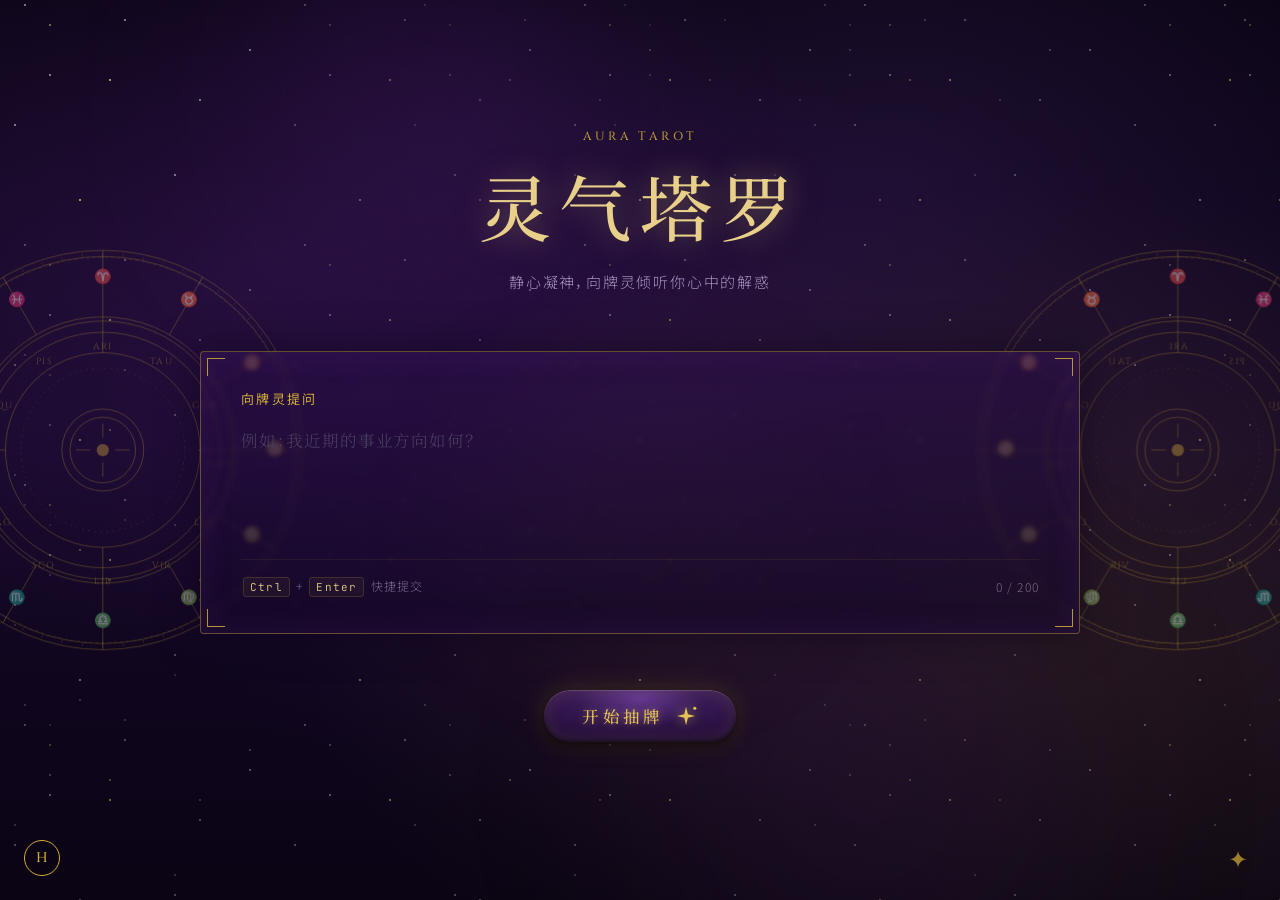
<file: index.html>
<!DOCTYPE html>
<html lang="zh-CN">
<head>
  <meta charset="UTF-8" />
  <meta name="viewport" content="width=device-width, initial-scale=1.0" />
  <title>灵气塔罗 · Aura Tarot</title>
  <meta name="description" content="灵气塔罗 — 静心凝神，向牌灵倾听你心中的解惑。" />

  <!-- Fonts -->
  <link rel="preconnect" href="https://fonts.googleapis.com" />
  <link rel="preconnect" href="https://fonts.gstatic.com" crossorigin />
  <link
    href="https://fonts.googleapis.com/css2?family=Cinzel:wght@400;500;600&family=Noto+Sans+SC:wght@300;400;500&family=Noto+Serif+SC:wght@400;500;600;700&family=JetBrains+Mono:wght@400;500&display=swap"
    rel="stylesheet"
  />

  <link rel="stylesheet" href="css/styles.css" />
</head>
<body data-page="question">

  <div id="zodiac-slot"></div>

  <main class="stage">
    <div class="container">

      <div class="rise-in">
        <span class="eyebrow">Aura Tarot</span>
        <h1 class="title-cjk">灵气塔罗</h1>
        <p class="subtitle">静心凝神，向牌灵倾听你心中的解惑</p>
      </div>

      <form class="panel rise-in-2" id="q-panel" autocomplete="off" onsubmit="return false;">
        <span class="corner-tr"></span>
        <span class="corner-bl"></span>

        <div class="panel-label">向牌灵提问</div>
        <textarea
          id="question"
          class="question-input"
          rows="3"
          maxlength="200"
          placeholder="例如：我近期的事业方向如何？"
          aria-label="你的问题"
        ></textarea>

        <div class="panel-foot">
          <span><kbd>Ctrl</kbd> + <kbd>Enter</kbd> 快捷提交</span>
          <span id="counter">0 / 200</span>
        </div>
      </form>

      <div class="rise-in-3" style="text-align:center;">
        <button id="submit" class="btn-mystic" type="button">
          开始抽牌<svg class="btn-sparkle" viewBox="0 0 24 24" aria-hidden="true">
            <path d="M11 2 L13 10 L21 12 L13 14 L11 22 L9 14 L1 12 L9 10 Z" fill="currentColor"/>
            <circle cx="20.5" cy="3.5" r="1.7" fill="currentColor"/>
          </svg>
        </button>
      </div>

    </div>
  </main>

  <script src="js/cards.js"></script>
  <script src="js/store.js"></script>
  <script src="js/chrome.js"></script>
  <script src="js/app.js"></script>
</body>
</html>
</file>
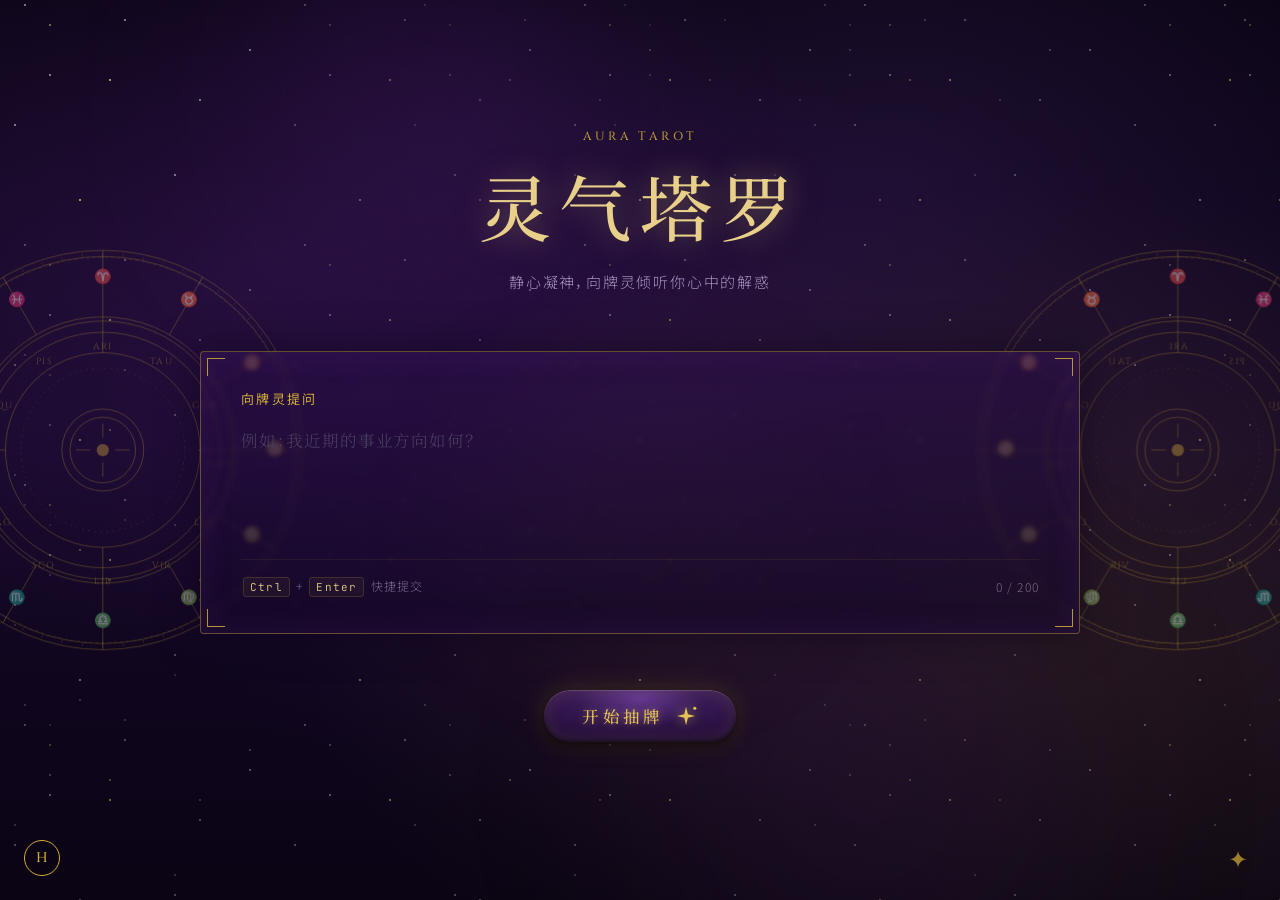
<file: reading.html>
<!DOCTYPE html>
<html lang="zh-CN">
<head>
  <meta charset="UTF-8" />
  <meta name="viewport" content="width=device-width, initial-scale=1.0" />
  <title>解读 · 灵气塔罗</title>
  <meta name="description" content="灵气塔罗 — 静心凝神，向牌灵倾听你心中的解惑。" />

  <link rel="preconnect" href="https://fonts.googleapis.com" />
  <link rel="preconnect" href="https://fonts.gstatic.com" crossorigin />
  <link
    href="https://fonts.googleapis.com/css2?family=Cinzel:wght@400;500;600&family=Noto+Sans+SC:wght@300;400;500&family=Noto+Serif+SC:wght@400;500;600;700&family=JetBrains+Mono:wght@400;500&display=swap"
    rel="stylesheet"
  />

  <link rel="stylesheet" href="css/styles.css" />
  <script src="js/config.js"></script>
</head>
<body data-page="reading">

  <div id="zodiac-slot"></div>

  <main class="stage stage--top">
    <div class="container">

      <header class="rise-in" style="text-align:center; margin-bottom: 28px;">
        <h1 class="section-title" style="margin-bottom:10px;">解读</h1>
        <p class="reading-question">
          你的问题：<strong id="q-echo">…</strong>
        </p>
      </header>

      <section class="spread rise-in-2" id="spread"></section>

      <section class="panel interpretation rise-in-3">
        <span class="corner-tr"></span>
        <span class="corner-bl"></span>
        <div class="interpretation-head">
          <span class="gap"></span>
          <span>灵谕</span>
          <span class="gap"></span>
        </div>
        <div class="interpretation-body" id="interpretation">

          <!-- AI reading — populated by DeepSeek -->
          <div id="ai-reading">
            <p class="lede ai-lede" id="ai-opening"></p>
            <div class="reading-block rise-in" style="animation-delay:0.1s">
              <div class="reading-block-head">
                <span class="reading-position">过去</span>
              </div>
              <p class="reading-body" id="ai-past"></p>
            </div>
            <div class="reading-block rise-in" style="animation-delay:0.25s">
              <div class="reading-block-head">
                <span class="reading-position">现在</span>
              </div>
              <p class="reading-body" id="ai-present"></p>
            </div>
            <div class="reading-block rise-in" style="animation-delay:0.4s">
              <div class="reading-block-head">
                <span class="reading-position">未来</span>
              </div>
              <p class="reading-body" id="ai-future"></p>
            </div>
            <div class="reading-synthesis rise-in" style="animation-delay:0.6s">
              <div class="synthesis-head">灵 · 综</div>
              <p class="synthesis-body" id="ai-synthesis-body"></p>
            </div>
            <p class="reading-whisper rise-in" style="animation-delay:0.8s">—— 牌灵低语：<span id="ai-whisper"></span></p>
            <p class="ai-source" id="ai-source"></p>
          </div>

        </div>
      </section>

      <div class="rise-in-4" style="text-align:center; margin-top: 24px;">
        <button id="redraw" class="btn-mystic" type="button">
          重新占卜<svg class="btn-sparkle" viewBox="0 0 24 24" aria-hidden="true">
            <path d="M11 2 L13 10 L21 12 L13 14 L11 22 L9 14 L1 12 L9 10 Z" fill="currentColor"/>
            <circle cx="20.5" cy="3.5" r="1.7" fill="currentColor"/>
          </svg>
        </button>
      </div>

    </div>
  </main>

  <script src="js/cards.js"></script>
  <script src="js/prompt.js"></script>
  <script src="js/store.js"></script>
  <script src="js/chrome.js"></script>
  <script src="js/app.js"></script>
</body>
</html>
</file>
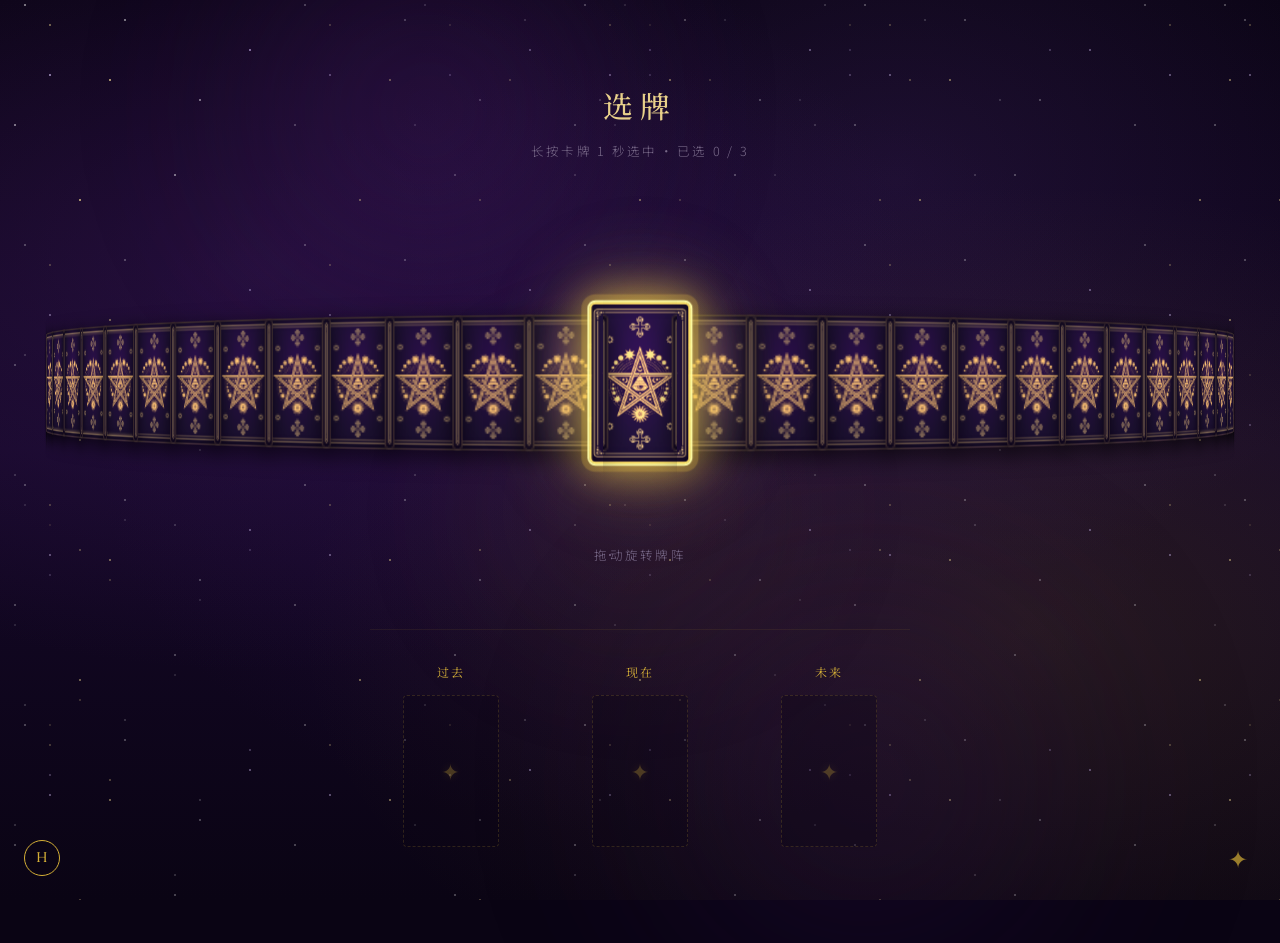
<file: select.html>
<!DOCTYPE html>
<html lang="zh-CN">
<head>
  <meta charset="UTF-8" />
  <meta name="viewport" content="width=device-width, initial-scale=1.0" />
  <title>选牌 · 灵气塔罗</title>
  <meta name="description" content="灵气塔罗 — 静心凝神，向牌灵倾听你心中的解惑。" />

  <link rel="preconnect" href="https://fonts.googleapis.com" />
  <link rel="preconnect" href="https://fonts.gstatic.com" crossorigin />
  <link
    href="https://fonts.googleapis.com/css2?family=Cinzel:wght@400;500;600&family=Noto+Sans+SC:wght@300;400;500&family=Noto+Serif+SC:wght@400;500;600;700&family=JetBrains+Mono:wght@400;500&display=swap"
    rel="stylesheet"
  />

  <link rel="stylesheet" href="css/styles.css" />
</head>
<body data-page="select">

  <div id="zodiac-slot"></div>

  <main class="stage stage--top">
    <div class="container">

      <header class="rise-in" style="text-align:center; margin-bottom: 32px;">
        <h1 class="section-title" style="margin-bottom:8px;">选牌</h1>
        <p class="section-hint" style="margin-bottom:0;">
          长按卡牌 1 秒选中 · <span id="progress">已选 0 / 3</span>
        </p>
      </header>

      <div class="arc rise-in-2" id="arc">
        <div class="ring" id="ring"></div>
        <div class="ring-hint">拖动旋转牌阵</div>
      </div>

      <div class="slots rise-in-3">
        <div class="slot">
          <div class="slot-label">过去</div>
          <div class="slot-frame" data-pos="0"></div>
        </div>
        <div class="slot">
          <div class="slot-label">现在</div>
          <div class="slot-frame" data-pos="1"></div>
        </div>
        <div class="slot">
          <div class="slot-label">未来</div>
          <div class="slot-frame" data-pos="2"></div>
        </div>
      </div>

    </div>
  </main>

  <script src="js/cards.js"></script>
  <script src="js/store.js"></script>
  <script src="js/chrome.js"></script>
  <script src="js/app.js"></script>
</body>
</html>
</file>
<file: css/styles.css>
/* ============================================
   灵气塔罗 · Aura Tarot — Design System
   Cosmic / Mystical / Antique Gold aesthetic
   ============================================ */

:root {
  /* Cosmic palette */
  --void: #0A0414;
  --cosmic: #150828;
  --nebula-1: #2B0F4A;
  --nebula-2: #4A1E6E;
  --amethyst: #3A1E5C;
  --amethyst-light: #4E2D75;
  --amethyst-glow: rgba(74, 30, 110, 0.45);

  /* Gold palette */
  --gold-deep: #8B6F1F;
  --gold: #D4AF37;
  --gold-bright: #E5C158;
  --gold-light: #E8D08A;
  --gold-pale: #F5E6B8;

  /* Text */
  --text-primary: #E8D08A;
  --text-secondary: #B8A4D4;
  --text-muted: #7A6B8A;
  --text-dim: #4A4060;

  /* Borders */
  --border-gold: rgba(212, 175, 55, 0.4);
  --border-gold-soft: rgba(212, 175, 55, 0.18);
  --border-gold-faint: rgba(212, 175, 55, 0.08);

  /* Glows */
  --glow-gold: 0 0 24px rgba(212, 175, 55, 0.35);
  --glow-gold-strong: 0 0 36px rgba(212, 175, 55, 0.55);
  --glow-amethyst: 0 0 32px rgba(74, 30, 110, 0.6);

  /* Type */
  --font-display: 'Cinzel', 'Trajan Pro', 'Cormorant Garamond', 'Noto Serif SC', 'Songti SC', 'STSong', SimSun, serif;
  --font-serif: 'Noto Serif SC', 'Songti SC', 'STSong', 'STSongti-SC-Regular', SimSun, 'Times New Roman', serif;
  --font-sans: 'Noto Sans SC', 'PingFang SC', 'Hiragino Sans GB', 'Microsoft YaHei', '微软雅黑', system-ui, -apple-system, sans-serif;
  --font-mono: 'JetBrains Mono', 'SF Mono', 'Cascadia Code', Consolas, 'Courier New', monospace;

  /* Tracking tokens — CJK + Latin hybrid; values lean conservative for
     Chinese, where heavy tracking breaks character spacing. */
  --tracking-cjk: 0.06em;
  --tracking-cjk-loose: 0.12em;
  --tracking-latin: 0.18em;
  --tracking-latin-wide: 0.28em;

  /* Motion */
  --ease: cubic-bezier(0.22, 1, 0.36, 1);
}

/* ============================================
   Reset
   ============================================ */
*, *::before, *::after { box-sizing: border-box; margin: 0; padding: 0; }
html, body { height: 100%; }
body {
  font-family: var(--font-sans);
  font-weight: 300;
  color: var(--text-secondary);
  background: var(--void);
  line-height: 1.72;
  letter-spacing: 0.01em;
  overflow-x: hidden;
  -webkit-font-smoothing: antialiased;
  -moz-osx-font-smoothing: grayscale;
  text-rendering: optimizeLegibility;
  font-kerning: normal;
  font-feature-settings: "kern" 1, "liga" 1, "calt" 1, "palt" 1;
}
button { font: inherit; color: inherit; background: none; border: 0; cursor: pointer; }
textarea, input { font: inherit; color: inherit; background: none; border: 0; outline: 0; }
a { color: inherit; text-decoration: none; }

/* ============================================
   Cosmic backdrop
   ============================================ */
.cosmos {
  position: fixed;
  inset: 0;
  z-index: -2;
  background:
    radial-gradient(ellipse at 20% 30%, rgba(74, 30, 110, 0.35) 0%, transparent 45%),
    radial-gradient(ellipse at 80% 70%, rgba(139, 111, 31, 0.18) 0%, transparent 50%),
    radial-gradient(ellipse at 50% 50%, rgba(43, 15, 74, 0.4) 0%, transparent 60%),
    radial-gradient(ellipse at 70% 20%, rgba(78, 45, 117, 0.25) 0%, transparent 40%),
    linear-gradient(180deg, #0A0414 0%, #150828 50%, #0A0414 100%);
}

/* Star field — three layers for depth */
.stars {
  position: fixed;
  inset: 0;
  z-index: -1;
  pointer-events: none;
  background-image:
    radial-gradient(1px 1px at 25px 5px, #fff, transparent),
    radial-gradient(1px 1px at 50px 25px, #E8D08A, transparent),
    radial-gradient(1px 1px at 125px 20px, #fff, transparent),
    radial-gradient(1.5px 1.5px at 50px 75px, #B8A4D4, transparent),
    radial-gradient(1px 1px at 15px 125px, #fff, transparent),
    radial-gradient(1.5px 1.5px at 110px 80px, #E8D08A, transparent),
    radial-gradient(1px 1px at 200px 100px, #fff, transparent),
    radial-gradient(1.5px 1.5px at 250px 50px, #B8A4D4, transparent),
    radial-gradient(1px 1px at 175px 175px, #fff, transparent),
    radial-gradient(1.5px 1.5px at 80px 200px, #E8D08A, transparent);
  background-repeat: repeat;
  background-size: 280px 240px;
  opacity: 0.85;
  animation: twinkle 6s ease-in-out infinite alternate;
}
.stars-2 {
  background-size: 400px 350px;
  opacity: 0.55;
  animation-duration: 9s;
  animation-delay: -2s;
}
.stars-3 {
  background-size: 600px 500px;
  opacity: 0.4;
  animation-duration: 12s;
  animation-delay: -4s;
}
@keyframes twinkle {
  from { opacity: 0.45; }
  to { opacity: 0.9; }
}
@media (prefers-reduced-motion: reduce) {
  .stars, .stars-2, .stars-3 { animation: none; }
}

/* Nebula wisps */
.nebula {
  position: fixed;
  z-index: -1;
  pointer-events: none;
  border-radius: 50%;
  filter: blur(80px);
  opacity: 0.4;
}
.nebula--1 { top: -10%; left: 10%; width: 600px; height: 400px; background: radial-gradient(circle, #4A1E6E 0%, transparent 70%); }
.nebula--2 { bottom: -15%; right: 5%; width: 700px; height: 500px; background: radial-gradient(circle, #2B0F4A 0%, transparent 70%); opacity: 0.35; }
.nebula--3 { top: 40%; left: 30%; width: 500px; height: 300px; background: radial-gradient(circle, #8B6F1F 0%, transparent 70%); opacity: 0.12; }

/* ============================================
   Zodiac wheels — flanking decorative SVGs
   ============================================ */
.zodiac {
  position: fixed;
  top: 50%;
  width: clamp(280px, 32vw, 480px);
  height: clamp(280px, 32vw, 480px);
  transform: translateY(-50%);
  pointer-events: none;
  z-index: 0;
  opacity: 0.55;
}
.zodiac--left { left: -8%; }
.zodiac--right { right: -8%; transform: translateY(-50%) scaleX(-1); }
.zodiac svg { width: 100%; height: 100%; }
.zodiac .ring-stroke { fill: none; stroke: var(--gold); stroke-width: 0.5; }
.zodiac .ring-dashed { fill: none; stroke: var(--gold); stroke-width: 0.4; stroke-dasharray: 2 4; opacity: 0.6; }
.zodiac .glyph { fill: var(--gold); font-family: var(--font-display); font-size: 14px; text-anchor: middle; dominant-baseline: middle; opacity: 0.85; }
.zodiac .tick { stroke: var(--gold); stroke-width: 0.5; opacity: 0.5; }
.zodiac .center-mark { fill: var(--gold); opacity: 0.7; }

/* Slow counter-clockwise spin of the wheel itself; particles don't rotate */
.zodiac__wheel {
  position: absolute;
  inset: 0;
  animation: zodiac-spin 140s linear infinite;
  transform-origin: 50% 50%;
  will-change: transform;
}
.zodiac--right .zodiac__wheel {
  /* mirrored, so the visual effect is a counter-rotation */
  animation-direction: reverse;
  animation-duration: 170s;
}
@keyframes zodiac-spin {
  from { transform: rotate(0deg); }
  to   { transform: rotate(-360deg); }
}

/* Tiny glowing particles that float around the wheel */
.zodiac__particle {
  position: absolute;
  left: var(--x);
  top: var(--y);
  width: var(--s);
  height: var(--s);
  margin-left: calc(var(--s) / -2);
  margin-top: calc(var(--s) / -2);
  border-radius: 50%;
  background: radial-gradient(circle, var(--c) 0%, rgba(255, 255, 255, 0.6) 35%, transparent 75%);
  box-shadow: 0 0 var(--g) var(--c);
  opacity: 0;
  pointer-events: none;
  animation: particle-twinkle var(--d) ease-in-out infinite;
  animation-delay: var(--t);
  will-change: transform, opacity;
}
@keyframes particle-twinkle {
  0%, 100% { opacity: 0.15; transform: scale(0.6) translate(0, 0); }
  50%      { opacity: 1;    transform: scale(1.3) translate(0, -2px); }
}

@media (max-width: 900px) {
  .zodiac { width: 220px; height: 220px; opacity: 0.35; }
  .zodiac--left { left: -25%; }
  .zodiac--right { right: -25%; }
}
@media (max-width: 600px) {
  .zodiac { display: none; }
}

/* ============================================
   Layout
   ============================================ */
.stage {
  position: relative;
  min-height: 100vh;
  display: flex;
  flex-direction: column;
  align-items: center;
  justify-content: center;
  padding: 64px 24px 96px;
  z-index: 1;
}
.stage--top { justify-content: flex-start; padding-top: 80px; }

.container {
  width: 100%;
  max-width: 880px;
  margin: 0 auto;
  position: relative;
  z-index: 2;
}

/* ============================================
   Typography
   ============================================ */
.eyebrow {
  display: block;
  font-family: var(--font-display);
  font-weight: 500;
  font-size: 12px;
  letter-spacing: var(--tracking-latin-wide);
  text-transform: uppercase;
  color: var(--gold);
  text-align: center;
  opacity: 0.85;
  font-feature-settings: "smcp" 1, "c2sc" 1;
}
.title-cjk {
  display: block;
  text-align: center;
  font-family: var(--font-serif);
  font-weight: 500;
  font-size: clamp(46px, 6.5vw, 72px);
  letter-spacing: 0.12em;
  color: var(--gold-light);
  text-shadow: 0 0 30px rgba(232, 208, 138, 0.35), 0 0 60px rgba(212, 175, 55, 0.15);
  margin: 18px 0 22px;
  line-height: 1.15;
  font-feature-settings: "palt" 1, "liga" 1;
}
.subtitle {
  text-align: center;
  font-size: 15px;
  color: var(--text-secondary);
  letter-spacing: var(--tracking-cjk-loose);
  opacity: 0.9;
  margin-bottom: 56px;
  line-height: 1.7;
}
.section-title {
  font-family: var(--font-serif);
  font-weight: 500;
  font-size: 30px;
  letter-spacing: 0.22em;
  color: var(--gold-light);
  text-align: center;
  margin-bottom: 14px;
}
.section-hint {
  font-size: 12.5px;
  letter-spacing: var(--tracking-latin);
  color: var(--text-muted);
  text-align: center;
  margin-bottom: 56px;
}

/* ============================================
   Panel — gold filigree bordered box
   ============================================ */
.panel {
  position: relative;
  padding: 36px 40px;
  background:
    linear-gradient(180deg, rgba(43, 15, 74, 0.55) 0%, rgba(21, 8, 40, 0.7) 100%);
  border: 1px solid var(--border-gold);
  border-radius: 4px;
  box-shadow:
    inset 0 0 30px rgba(74, 30, 110, 0.3),
    0 0 40px rgba(10, 4, 20, 0.5);
  backdrop-filter: blur(2px);
}
.panel::before,
.panel::after {
  content: '';
  position: absolute;
  width: 18px;
  height: 18px;
  border: 1px solid var(--gold);
  opacity: 0.85;
}
.panel::before { top: 6px; left: 6px; border-right: 0; border-bottom: 0; }
.panel::after { bottom: 6px; right: 6px; border-left: 0; border-top: 0; }
.panel .corner-tr,
.panel .corner-bl {
  position: absolute;
  width: 18px;
  height: 18px;
  border: 1px solid var(--gold);
  opacity: 0.85;
}
.panel .corner-tr { top: 6px; right: 6px; border-left: 0; border-bottom: 0; }
.panel .corner-bl { bottom: 6px; left: 6px; border-right: 0; border-top: 0; }

.panel-label {
  font-size: 13px;
  color: var(--gold);
  letter-spacing: var(--tracking-latin);
  margin-bottom: 14px;
  font-weight: 400;
}

/* ============================================
   Question input
   ============================================ */
.question-input {
  width: 100%;
  min-height: 110px;
  padding: 4px 0;
  font-family: var(--font-serif);
  font-size: 16.5px;
  font-weight: 500;
  line-height: 1.5;
  letter-spacing: 0.2em;
  color: var(--gold-bright);
  background: transparent;
  border: 0;
  resize: none;
  text-shadow:
    0 0 4px rgba(212, 175, 55, 0.35),
    0 0 10px rgba(229, 193, 88, 0.22);
}
.question-input::placeholder {
  color: var(--text-dim);
  text-shadow: none;
  letter-spacing: 0.05em;
  font-weight: 300;
}
.question-input:focus { outline: 0; }
.panel-foot {
  display: flex;
  align-items: center;
  justify-content: space-between;
  margin-top: 18px;
  padding-top: 16px;
  border-top: 1px solid var(--border-gold-faint);
  font-size: 12px;
  color: var(--text-muted);
  letter-spacing: 0.1em;
}
.panel-foot kbd {
  font-family: var(--font-mono);
  font-size: 11px;
  padding: 2px 6px;
  border: 1px solid var(--border-gold-soft);
  border-radius: 3px;
  color: var(--gold-light);
  background: rgba(212, 175, 55, 0.05);
  margin: 0 2px;
}

/* ============================================
   Buttons
   ============================================ */
.btn-mystic {
  display: inline-flex;
  align-items: center;
  justify-content: center;
  position: relative;
  min-width: 180px;
  min-height: 52px;
  padding: 14px 38px;
  font-family: var(--font-serif);
  font-weight: 500;
  font-size: 16.5px;
  line-height: 1;
  letter-spacing: 0.2em;
  color: var(--gold-bright);
  background:
    radial-gradient(ellipse at 50% 18%, rgba(140, 80, 200, 0.55) 0%, rgba(74, 30, 110, 0.35) 45%, rgba(43, 15, 74, 0.6) 100%),
    linear-gradient(180deg, rgba(58, 30, 92, 0.85) 0%, rgba(20, 10, 35, 0.95) 100%);
  border: 0;
  border-radius: 999px;
  cursor: pointer;
  transition: all 0.35s var(--ease);
  box-shadow:
    inset 0 1px 1px rgba(255, 255, 255, 0.18),
    inset 0 -2px 4px rgba(0, 0, 0, 0.45),
    inset 0 0 18px rgba(212, 175, 55, 0.15),
    0 2px 4px rgba(0, 0, 0, 0.35),
    0 6px 18px rgba(0, 0, 0, 0.45),
    0 0 26px rgba(212, 175, 55, 0.22);
  margin-top: 56px;
  text-shadow: 0 0 8px rgba(229, 193, 88, 0.45);
  vertical-align: middle;
}
.btn-mystic::before,
.btn-mystic::after { display: none; }
.btn-mystic:hover {
  color: var(--gold-pale);
  background:
    radial-gradient(ellipse at 50% 18%, rgba(170, 110, 230, 0.65) 0%, rgba(95, 40, 140, 0.45) 45%, rgba(53, 20, 90, 0.7) 100%),
    linear-gradient(180deg, rgba(80, 40, 130, 0.9) 0%, rgba(28, 14, 48, 0.98) 100%);
  box-shadow:
    inset 0 1px 1px rgba(255, 255, 255, 0.28),
    inset 0 -2px 4px rgba(0, 0, 0, 0.45),
    inset 0 0 24px rgba(212, 175, 55, 0.22),
    0 4px 8px rgba(0, 0, 0, 0.4),
    0 10px 24px rgba(0, 0, 0, 0.5),
    0 0 36px rgba(212, 175, 55, 0.4);
  transform: translateY(-2px);
}
.btn-mystic:active {
  transform: translateY(1px);
  box-shadow:
    inset 0 2px 4px rgba(0, 0, 0, 0.55),
    inset 0 0 10px rgba(212, 175, 55, 0.18),
    0 1px 2px rgba(0, 0, 0, 0.4),
    0 0 14px rgba(212, 175, 55, 0.25);
}
.btn-mystic:disabled { opacity: 0.4; cursor: not-allowed; }
.btn-mystic:disabled:hover { transform: none; box-shadow:
  inset 0 1px 1px rgba(255, 255, 255, 0.18),
  inset 0 -2px 4px rgba(0, 0, 0, 0.45),
  inset 0 0 18px rgba(212, 175, 55, 0.15),
  0 2px 4px rgba(0, 0, 0, 0.35),
  0 6px 18px rgba(0, 0, 0, 0.45),
  0 0 26px rgba(212, 175, 55, 0.22);
}
.btn-mystic .btn-sparkle {
  width: 22px;
  height: 22px;
  margin-left: 12px;
  color: var(--gold-bright);
  flex: 0 0 auto;
  align-self: center;
  filter: drop-shadow(0 0 6px rgba(229, 193, 88, 0.6));
  animation: btn-sparkle-twinkle 2.4s ease-in-out infinite;
}
@keyframes btn-sparkle-twinkle {
  0%, 100% { opacity: 0.6; transform: scale(0.94) rotate(0deg); }
  50% { opacity: 1; transform: scale(1.1) rotate(18deg); }
}

.btn-mark {
  position: fixed;
  left: 24px;
  bottom: 24px;
  width: 36px;
  height: 36px;
  display: inline-flex;
  align-items: center;
  justify-content: center;
  font-family: var(--font-display);
  font-weight: 500;
  font-size: 14px;
  color: var(--gold);
  border: 1px solid var(--gold);
  border-radius: 50%;
  background: rgba(10, 4, 20, 0.4);
  letter-spacing: 0;
  z-index: 10;
  transition: all 0.3s var(--ease);
}
.btn-mark:hover {
  color: var(--gold-pale);
  background: rgba(212, 175, 55, 0.12);
  box-shadow: var(--glow-gold);
}

.btn-spark {
  position: fixed;
  right: 24px;
  bottom: 24px;
  width: 36px;
  height: 36px;
  display: inline-flex;
  align-items: center;
  justify-content: center;
  color: var(--gold);
  font-size: 24px;
  line-height: 1;
  z-index: 10;
  opacity: 0.7;
  transition: all 0.3s var(--ease);
}
.btn-spark:hover { opacity: 1; transform: rotate(90deg); }

/* ============================================
   Card selection — 3D ring of 78 cards
   The .arc element holds a CSS perspective. The .ring inside
   it rotates on the Y axis; each .deck-card is positioned
   around the ring via rotateY(...) translateZ(radius).
   ============================================ */

/* Hide the side zodiac wheels on the select page only */
body[data-page="select"] #zodiac-slot { display: none; }

.arc {
  position: relative;
  width: 100%;
  max-width: 1100px;
  height: 380px;
  margin: 0 auto 56px;
  perspective: 1300px;
  perspective-origin: 50% 50%;
  cursor: grab;
  user-select: none;
  touch-action: none;
}
.arc:active { cursor: grabbing; }

.ring {
  position: absolute;
  inset: 0;
  transform-style: preserve-3d;
  transform: rotateY(0deg);
  will-change: transform;
}

.ring-hint {
  position: absolute;
  left: 50%;
  bottom: 8px;
  transform: translateX(-50%);
  font-size: 12.5px;
  letter-spacing: var(--tracking-latin);
  color: var(--text-muted);
  pointer-events: none;
}

/* Single card on the ring */
.deck-card {
  position: absolute;
  left: 50%;
  top: 50%;
  width: 50px;
  height: 80px;
  margin-left: -25px;
  margin-top: -40px;
  transform-style: preserve-3d;
  transition: filter 0.35s var(--ease);
  --ring-radius: 540px;
}
.deck-card .face {
  position: absolute;
  inset: 0;
  border-radius: 3px;
  background:
    radial-gradient(ellipse at 50% 35%, #2B0F4A 0%, #1A0F2E 65%, #150828 100%);
  border: 1px solid rgba(212, 175, 55, 0.18);
  box-shadow:
    inset 0 0 6px rgba(0, 0, 0, 0.55),
    0 4px 14px rgba(0, 0, 0, 0.55);
  overflow: hidden;
  transition: border-color 0.4s var(--ease), box-shadow 0.4s var(--ease);
}
.deck-card .face svg {
  display: block;
  width: 100%;
  height: 100%;
}

/* Card back image (replaces the inline SVG) */
.deck-card .face .card-back-img,
.flying-card .card-back-img {
  display: block;
  width: 100%;
  height: 100%;
  object-fit: cover;
  border-radius: inherit;
  pointer-events: none;
  user-select: none;
  -webkit-user-drag: none;
}
.deck-card .face svg .filigree {
  fill: none;
  stroke: var(--gold);
  stroke-width: 0.5;
  opacity: 0.92;
}
.deck-card .face svg .filigree-fill {
  fill: var(--gold);
  opacity: 0.95;
}
.deck-card .face svg .frame-soft {
  fill: none;
  stroke: var(--gold);
  stroke-width: 0.3;
  opacity: 0.7;
  stroke-dasharray: 0.8 0.8;
}

/* Focused (front-facing) card */
.deck-card.is-focused {
  filter: brightness(1.22) drop-shadow(0 0 12px rgba(212, 175, 55, 0.55));
}
.deck-card.is-focused .face {
  border-color: var(--gold-bright);
  box-shadow:
    inset 0 0 6px rgba(0, 0, 0, 0.55),
    0 0 0 1px var(--gold-light),
    0 0 0 4px rgba(212, 175, 55, 0.22),
    0 0 24px rgba(212, 175, 55, 0.45),
    0 0 48px rgba(232, 208, 138, 0.28);
  transform: scale(1.18);
}

/* Long-press: golden border that fills around the card as you hold */
.deck-card.is-pressing .face {
  position: relative;
}
.deck-card.is-pressing .face::before {
  content: '';
  position: absolute;
  inset: -2px;
  border-radius: 3px;
  border: 2px solid var(--gold-bright);
  pointer-events: none;
  clip-path: inset(0 100% 0 0);
  animation: pressFill 1s linear forwards;
  box-shadow: 0 0 18px rgba(232, 208, 138, 0.6);
}
@keyframes pressFill {
  from { clip-path: inset(0 100% 0 0); }
  to   { clip-path: inset(0 0 0 0); }
}

/* Picked (already-selected) card */
.deck-card.is-picked {
  filter: brightness(0.32) saturate(0.4);
  cursor: not-allowed;
  pointer-events: none;
  opacity: 0.3;
}

/* Flying card clone used during the slot animation */
.flying-card {
  position: fixed;
  pointer-events: none;
  will-change: transform;
  transform-style: preserve-3d;
  border-radius: 3px;
  background: radial-gradient(ellipse at 50% 35%, #2B0F4A 0%, #1A0F2E 65%, #150828 100%);
  border: 1px solid var(--gold);
  box-shadow: 0 0 24px rgba(212, 175, 55, 0.5);
  overflow: hidden;
  display: flex;
  align-items: center;
  justify-content: center;
}
.flying-card svg { width: 100%; height: 100%; display: block; }

/* Slots row */
.slots {
  display: grid;
  grid-template-columns: repeat(3, 1fr);
  gap: 28px;
  max-width: 540px;
  margin: 0 auto;
  padding-top: 32px;
  border-top: 1px solid var(--border-gold-faint);
}
.slot {
  text-align: center;
  display: flex;
  flex-direction: column;
  align-items: center;
  gap: 12px;
}
.slot-label {
  font-size: 12px;
  letter-spacing: var(--tracking-latin);
  color: var(--gold);
  font-weight: 400;
  font-family: var(--font-serif);
}
.slot-frame {
  width: 96px;
  height: 152px;
  border: 1px dashed var(--border-gold-soft);
  border-radius: 4px;
  display: flex;
  align-items: center;
  justify-content: center;
  background: rgba(10, 4, 20, 0.3);
  position: relative;
  transition: all 0.5s var(--ease);
  overflow: hidden;
}
.slot-frame::before {
  content: '✦';
  font-size: 22px;
  color: var(--gold);
  opacity: 0.3;
  text-shadow: 0 0 8px rgba(212, 175, 55, 0.4);
}
.slot-frame.is-filled {
  border-style: solid;
  border-color: var(--gold);
  background: linear-gradient(135deg, #2B0F4A 0%, #1A0F2E 100%);
  box-shadow: var(--glow-gold);
}
.slot-frame.is-filled::before { display: none; }
.slot-frame .placed-card {
  width: 100%;
  height: 100%;
  position: relative;
  display: flex;
  align-items: center;
  justify-content: center;
  overflow: hidden;
}
.slot-frame .placed-card img {
  width: 100%;
  height: 100%;
  object-fit: cover;
  display: block;
  border-radius: 3px;
}
.slot-frame .placed-card .img-fallback {
  position: absolute;
  inset: 0;
  display: none;
  flex-direction: column;
  align-items: center;
  justify-content: center;
  gap: 4px;
  text-align: center;
  padding: 8px;
  background: linear-gradient(135deg, #2B0F4A 0%, #1A0F2E 100%);
}
.slot-frame .placed-card .img-fallback .glyph {
  font-size: 28px;
  color: var(--gold);
  line-height: 1;
}
.slot-frame .placed-card .img-fallback .name {
  font-family: var(--font-serif);
  font-size: 11px;
  color: var(--gold-light);
  font-weight: 500;
}
.slot-frame .placed-card.is-error .img-fallback { display: flex; }
.slot-frame .placed-card.is-error img { display: none; }
.slot-frame .placed-card.is-reversed img { transform: rotate(180deg); }

@media (max-width: 720px) {
  .arc { height: 320px; perspective: 1000px; }
  .deck-card { width: 40px; height: 64px; margin-left: -20px; margin-top: -32px; --ring-radius: 380px; }
  .slots { gap: 12px; }
  .slot-frame { width: 78px; height: 124px; }
}
@media (max-width: 480px) {
  .arc { height: 280px; perspective: 800px; }
  .deck-card { width: 34px; height: 54px; margin-left: -17px; margin-top: -27px; --ring-radius: 300px; }
}

/* ============================================
   Reading page
   ============================================ */
.reading-question {
  text-align: center;
  font-size: 15px;
  color: var(--text-secondary);
  letter-spacing: 0.06em;
  margin-bottom: 48px;
}
.reading-question strong {
  color: var(--gold-light);
  font-weight: 500;
  font-style: italic;
}

.spread {
  display: grid;
  grid-template-columns: repeat(3, 1fr);
  gap: 20px;
  margin-bottom: 40px;
}
.spread-card {
  position: relative;
  background:
    linear-gradient(180deg, rgba(43, 15, 74, 0.55) 0%, rgba(21, 8, 40, 0.75) 100%);
  border: 1px solid var(--border-gold);
  border-radius: 3px;
  padding: 16px;
  display: flex;
  flex-direction: column;
  gap: 10px;
  box-shadow: inset 0 0 20px rgba(74, 30, 110, 0.3);
}
.spread-card::before, .spread-card::after,
.spread-card .corner-tl, .spread-card .corner-br {
  content: ''; position: absolute; width: 10px; height: 10px; border: 1px solid var(--gold);
}
.spread-card::before { top: 4px; left: 4px; border-right: 0; border-bottom: 0; }
.spread-card::after { bottom: 4px; right: 4px; border-left: 0; border-top: 0; }
.spread-card .corner-tl { top: 4px; right: 4px; border-left: 0; border-bottom: 0; }
.spread-card .corner-br { bottom: 4px; left: 4px; border-right: 0; border-top: 0; }

.spread-head {
  display: flex;
  justify-content: space-between;
  align-items: center;
  font-size: 12px;
  letter-spacing: var(--tracking-latin);
  color: var(--gold);
  border-bottom: 1px solid var(--border-gold-faint);
  padding-bottom: 8px;
}
.spread-position { font-weight: 500; }
.spread-orientation {
  font-size: 10px;
  padding: 2px 8px;
  border: 1px solid var(--border-gold-soft);
  border-radius: 2px;
  color: var(--gold-light);
  background: rgba(212, 175, 55, 0.06);
  letter-spacing: 0.04em;
}
.spread-body { display: flex; gap: 14px; align-items: flex-start; }
.spread-art {
  flex: 0 0 70px;
  width: 70px;
  height: 110px;
  border: 1px solid var(--border-gold);
  border-radius: 3px;
  background: linear-gradient(135deg, #2B0F4A 0%, #1A0F2E 100%);
  display: flex;
  align-items: center;
  justify-content: center;
  font-size: 28px;
  color: var(--gold);
  text-shadow: 0 0 8px rgba(212, 175, 55, 0.5);
  position: relative;
  overflow: hidden;
}
.spread-art::after {
  content: '';
  position: absolute;
  inset: 2px;
  border: 0.5px solid var(--border-gold-soft);
  border-radius: 2px;
  pointer-events: none;
}
.spread-art img {
  width: 100%;
  height: 100%;
  object-fit: cover;
  display: block;
  border-radius: 2px;
}
.spread-art .glyph-fallback {
  position: absolute;
  font-size: 28px;
  color: var(--gold);
  text-shadow: 0 0 8px rgba(212, 175, 55, 0.5);
  display: none;
}
.spread-art.is-error img { display: none; }
.spread-art.is-error .glyph-fallback { display: block; }
.spread-art.is-reversed img { transform: rotate(180deg); }
.spread-info { flex: 1; min-width: 0; }
.spread-name {
  font-family: var(--font-serif);
  font-size: 18px;
  font-weight: 500;
  color: var(--gold-light);
  letter-spacing: 0.12em;
  margin-bottom: 2px;
}
.spread-name-en {
  font-family: var(--font-display);
  font-size: 11px;
  color: var(--text-muted);
  letter-spacing: var(--tracking-latin);
  text-transform: uppercase;
  margin-bottom: 8px;
  font-feature-settings: "smcp" 1;
}
.spread-keywords {
  font-size: 13px;
  line-height: 1.75;
  color: var(--text-secondary);
  letter-spacing: 0.03em;
}

@media (max-width: 720px) {
  .spread { grid-template-columns: 1fr; }
  .spread-body { flex-direction: row; }
}

/* Interpretation box */
.interpretation {
  margin-top: 16px;
}
.interpretation-head {
  display: flex;
  align-items: center;
  gap: 10px;
  margin-bottom: 22px;
  font-family: var(--font-serif);
  font-size: 16.5px;
  color: var(--gold-light);
  letter-spacing: var(--tracking-latin);
}
.interpretation-head::before,
.interpretation-head::after {
  content: '✦';
  color: var(--gold);
  font-size: 13px;
  opacity: 0.85;
}
.interpretation-head .gap { flex: 1; height: 1px; background: linear-gradient(90deg, transparent, var(--border-gold), transparent); }
.interpretation-body {
  font-size: 14.5px;
  line-height: 2;
  color: var(--text-secondary);
  letter-spacing: 0.02em;
  text-align: justify;
  font-feature-settings: "palt" 1;
}
.interpretation-body p { margin-bottom: 14px; }
.interpretation-body p:last-child { margin-bottom: 0; }
.interpretation-body .lede {
  color: var(--gold-light);
  font-size: 15px;
  margin-bottom: 18px;
  padding-bottom: 14px;
  border-bottom: 1px dashed var(--border-gold-faint);
  line-height: 1.85;
}

/* Reading blocks — substantive paragraphs per position */
.reading-block {
  margin: 18px 0;
  padding: 18px 20px 16px;
  background:
    linear-gradient(135deg, rgba(58, 30, 92, 0.18) 0%, rgba(26, 15, 46, 0.08) 100%);
  border: 1px solid var(--border-gold-faint);
  border-left: 2px solid var(--gold);
  border-radius: 4px;
  position: relative;
}
.reading-block::before {
  content: '';
  position: absolute;
  top: 12px;
  right: 14px;
  width: 6px;
  height: 6px;
  border: 1px solid var(--gold);
  transform: rotate(45deg);
  opacity: 0.55;
}
.reading-block-head {
  display: flex;
  align-items: baseline;
  gap: 12px;
  margin-bottom: 10px;
  padding-bottom: 8px;
  border-bottom: 1px dashed rgba(212, 175, 55, 0.18);
}
.reading-position {
  font-family: var(--font-display);
  font-size: 12px;
  letter-spacing: var(--tracking-latin-wide);
  color: var(--gold-bright);
  text-transform: uppercase;
  flex-shrink: 0;
  font-feature-settings: "smcp" 1;
}
.reading-card-name {
  font-family: var(--font-serif);
  font-size: 16px;
  color: var(--gold-light);
  letter-spacing: 0.12em;
  font-weight: 500;
}
.reading-lede {
  color: var(--gold-light);
  font-size: 14px;
  font-style: italic;
  margin-bottom: 10px;
  line-height: 1.8;
  opacity: 0.95;
}
.reading-body {
  color: rgba(240, 230, 210, 0.92);
  font-size: 14.5px;
  line-height: 2;
  margin-bottom: 10px;
  text-align: justify;
  text-indent: 1.8em;
  font-feature-settings: "palt" 1;
}
.reading-keywords {
  margin: 6px 0 0;
  padding-top: 8px;
  border-top: 1px dashed rgba(212, 175, 55, 0.12);
}
.reading-keywords span {
  display: inline-block;
  font-size: 12.5px;
  color: var(--gold);
  letter-spacing: var(--tracking-latin);
  font-family: var(--font-display);
  opacity: 0.85;
  font-feature-settings: "smcp" 1;
}

/* Synthesis section — ties the three cards together */
.reading-synthesis {
  margin: 26px 0 18px;
  padding: 22px 24px 20px;
  background:
    radial-gradient(ellipse at 50% 0%, rgba(212, 175, 55, 0.10) 0%, transparent 70%),
    linear-gradient(180deg, rgba(40, 20, 70, 0.45) 0%, rgba(20, 10, 35, 0.3) 100%);
  border: 1px solid var(--border-gold);
  border-radius: 6px;
  position: relative;
  text-align: center;
}
.reading-synthesis::before,
.reading-synthesis::after {
  content: '';
  position: absolute;
  left: 50%;
  width: 80px;
  height: 1px;
  background: linear-gradient(90deg, transparent, var(--gold), transparent);
  transform: translateX(-50%);
}
.reading-synthesis::before { top: 8px; }
.reading-synthesis::after { bottom: 8px; }
.synthesis-head {
  font-family: var(--font-display);
  font-size: 13px;
  letter-spacing: var(--tracking-latin-wide);
  color: var(--gold-bright);
  margin-bottom: 14px;
  text-transform: uppercase;
  font-feature-settings: "smcp" 1;
}
.synthesis-arc {
  color: var(--gold-light);
  font-size: 15px;
  line-height: 1.9;
  margin: 0 auto 12px;
  max-width: 36em;
  font-style: italic;
  letter-spacing: 0.02em;
}
.synthesis-body {
  color: rgba(245, 235, 215, 0.95);
  font-size: 14.5px;
  line-height: 2.05;
  margin: 0 auto;
  max-width: 38em;
  text-align: justify;
  font-feature-settings: "palt" 1;
}

/* Whisper — final italic line */
.reading-whisper {
  color: var(--gold-light);
  font-style: italic;
  text-align: center;
  font-size: 14.5px;
  letter-spacing: 0.04em;
  margin: 22px 0 4px;
  opacity: 0.9;
  line-height: 1.9;
}

/* ============================================
   AI reading — DeepSeek stream overlay
   ============================================ */
.ai-lede {
  /* Differentiate the AI lede with a left-rule */
  border-left: 2px solid var(--gold-bright);
  padding-left: 14px;
  border-bottom: none;
  margin-bottom: 18px;
  background: linear-gradient(90deg, rgba(212, 175, 55, 0.08), transparent 70%);
  border-radius: 2px;
}
.ai-source {
  text-align: right;
  font-size: 11.5px;
  letter-spacing: var(--tracking-latin);
  color: var(--gold);
  opacity: 0.6;
  margin-top: 8px;
  font-family: var(--font-display);
  font-feature-settings: "smcp" 1;
}
.ai-source.is-error {
  color: rgba(220, 140, 120, 0.85);
  opacity: 0.8;
}

/* Blinking caret while DeepSeek streams */
.ai-caret::after {
  content: '▍';
  display: inline-block;
  margin-left: 1px;
  color: var(--gold-bright);
  animation: caret-blink 1.1s ease-in-out infinite;
  font-weight: 300;
  text-shadow: 0 0 6px rgba(229, 193, 88, 0.6);
}
@keyframes caret-blink {
  0%, 100% { opacity: 0.2; }
  50%      { opacity: 1;   }
}

/* ============================================
   Entrance animation
   ============================================ */
@keyframes rise {
  from { opacity: 0; transform: translateY(20px); }
  to { opacity: 1; transform: translateY(0); }
}
.rise-in { animation: rise 1.2s var(--ease) both; }
.rise-in-2 { animation: rise 1.2s var(--ease) 0.2s both; }
.rise-in-3 { animation: rise 1.2s var(--ease) 0.4s both; }
.rise-in-4 { animation: rise 1.2s var(--ease) 0.6s both; }

@keyframes glow-pulse {
  0%, 100% { box-shadow: var(--glow-gold), inset 0 0 12px rgba(212, 175, 55, 0.12); }
  50% { box-shadow: var(--glow-gold-strong), inset 0 0 20px rgba(212, 175, 55, 0.22); }
}
.glow-pulse { animation: glow-pulse 3s ease-in-out infinite; }
@media (prefers-reduced-motion: reduce) {
  .glow-pulse { animation: none; }
}

/* Focus visible */
:focus-visible {
  outline: 1px solid var(--gold);
  outline-offset: 4px;
  border-radius: 2px;
}
</file>
